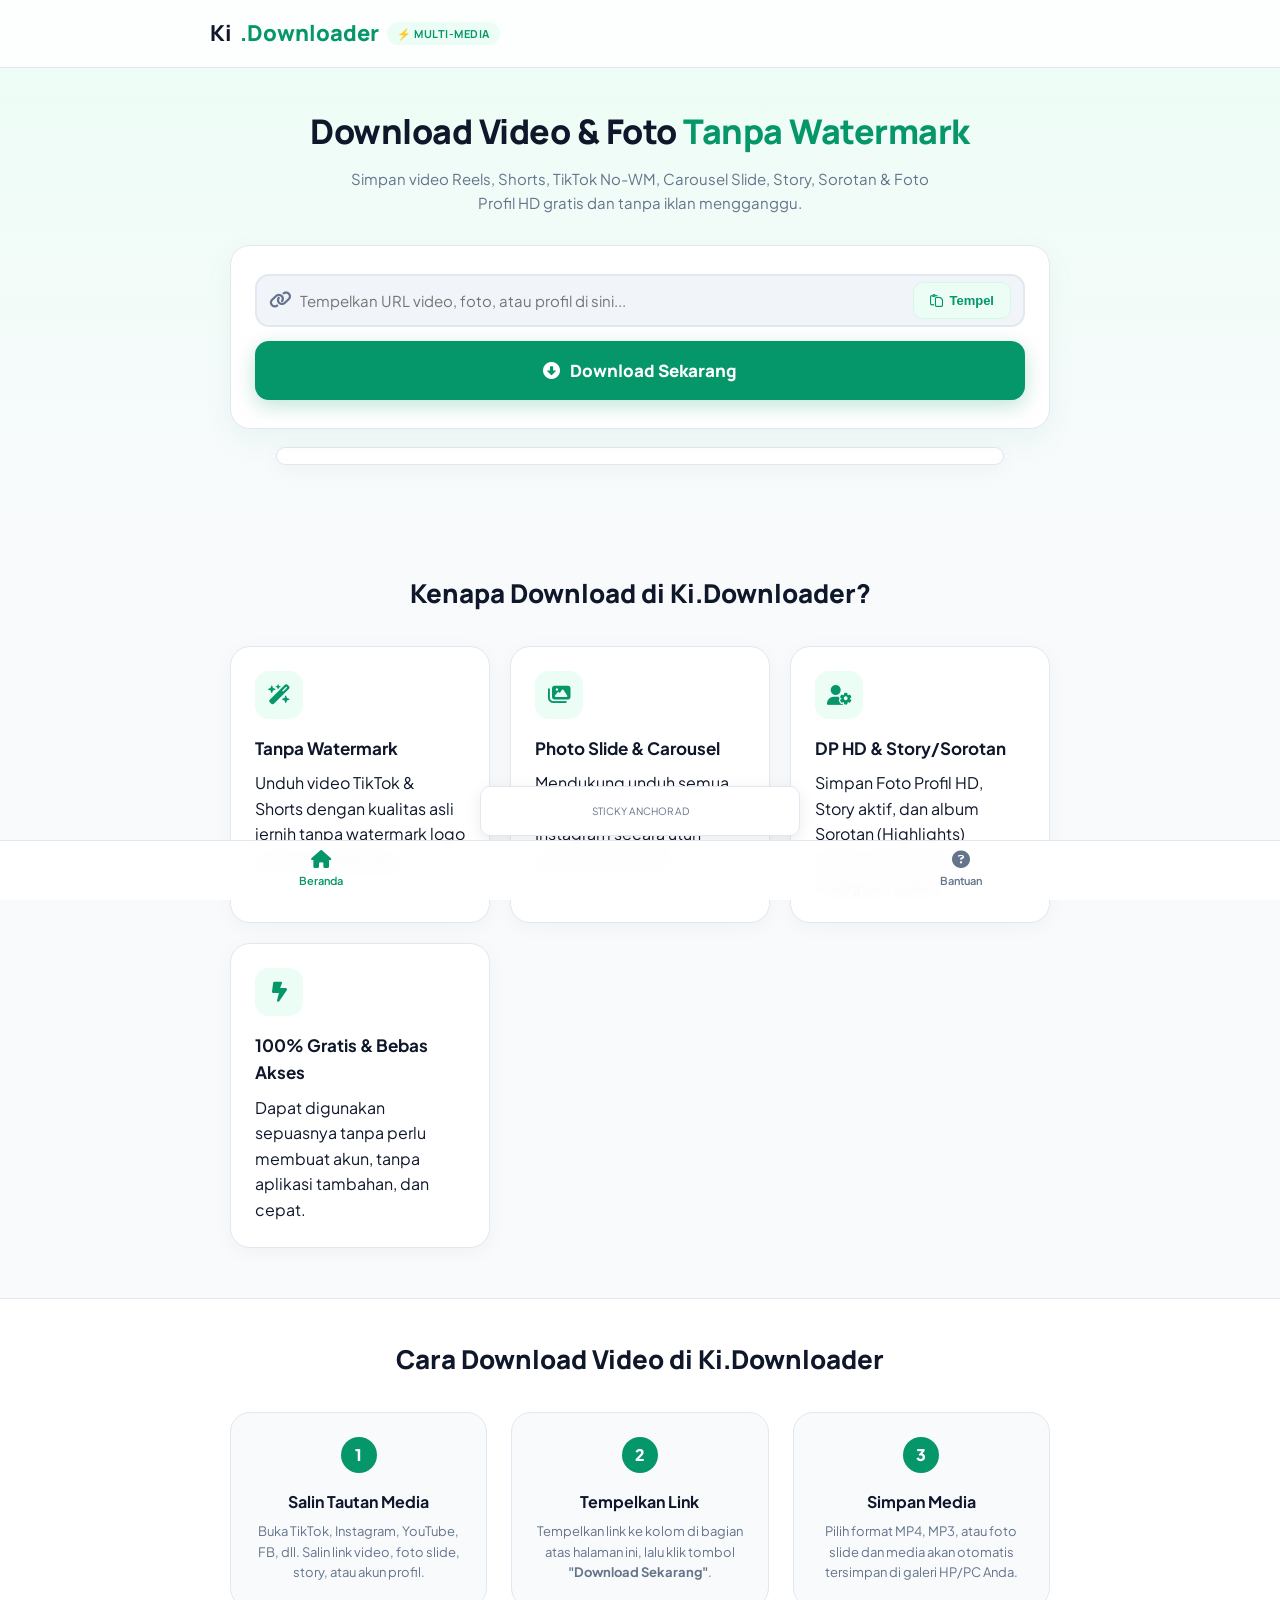
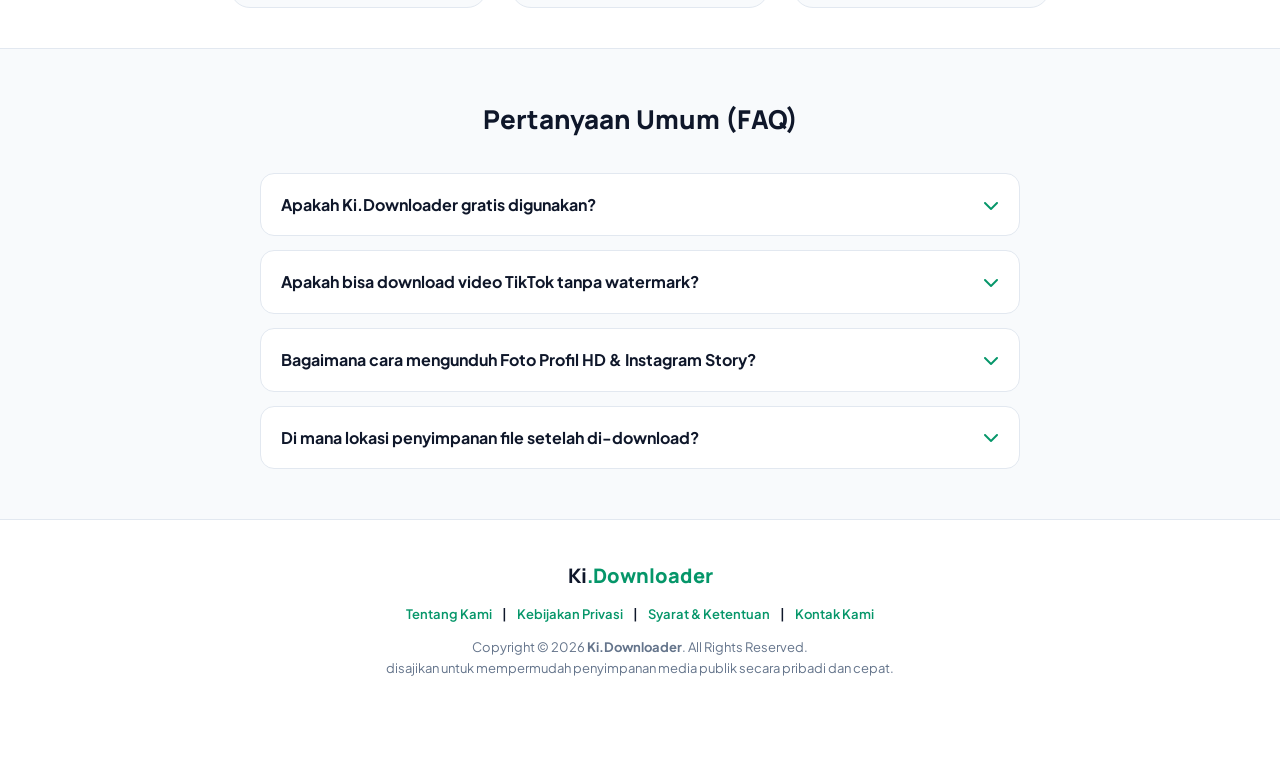
<file: static/index.html>
<!DOCTYPE html>
<html lang="id">
<head>
  <meta charset="UTF-8">
  <meta name="viewport" content="width=device-width, initial-scale=1.0, maximum-scale=1.0, user-scalable=no">
  <title>Ki.Downloader - Download Video TikTok, Instagram Reels, YouTube Tanpa Watermark Full HD</title>
  <meta name="description" content="Download video & foto dari TikTok tanpa watermark, Instagram Reels, Carousel, Stories, Sorotan, Foto Profil HD, dan YouTube MP4/MP3 gratis, cepat, dan tanpa aplikasi.">
  <meta name="keywords" content="video downloader, tiktok downloader tanpa watermark, instagram reels downloader, download story ig, download sorotan ig, youtube mp3 downloader, download foto profil ig hd">
  <meta name="robots" content="index, follow">
  <meta name="google-site-verification" content="ixITgTWiqEsEZJZgey5ZzVXFqL07k9e_q1UV_60XzqE" />
  <script async src="https://pagead2.googlesyndication.com/pagead/js/adsbygoogle.js?client=ca-pub-8407690253451748" crossorigin="anonymous"></script>

  <!-- Google Fonts & Icons -->
  <link rel="preconnect" href="https://fonts.googleapis.com">
  <link rel="preconnect" href="https://fonts.gstatic.com" crossorigin>
  <link href="https://fonts.googleapis.com/css2?family=Plus+Jakarta+Sans:wght@400;500;600;700;800&family=Manrope:wght@600;700;800&display=swap" rel="stylesheet">
  <link rel="stylesheet" href="https://cdnjs.cloudflare.com/ajax/libs/font-awesome/6.5.1/css/all.min.css">
  
  <style>
    :root {
      --primary: #059669;
      --primary-hover: #047857;
      --primary-light: #ecfdf5;
      --accent-mint: #d1fae5;
      --bg-body: #f8fafc;
      --bg-card: #ffffff;
      --text-dark: #0f172a;
      --text-muted: #64748b;
      --border-color: #e2e8f0;
      --shadow-soft: 0 10px 30px rgba(5, 150, 105, 0.06);
      --shadow-card: 0 4px 20px rgba(0, 0, 0, 0.04);
      --radius-lg: 20px;
      --radius-md: 14px;
    }

    * { margin: 0; padding: 0; box-sizing: border-box; }
    body {
      font-family: 'Plus Jakarta Sans', sans-serif;
      background-color: var(--bg-body);
      color: var(--text-dark);
      line-height: 1.6;
      overflow-x: hidden;
    }

    /* Fixed Header */
    .header-nav {
      position: fixed;
      top: 0;
      left: 0;
      right: 0;
      height: 68px;
      background: rgba(255, 255, 255, 0.88);
      backdrop-filter: blur(12px);
      -webkit-backdrop-filter: blur(12px);
      border-bottom: 1px solid var(--border-color);
      z-index: 1000;
      display: flex;
      align-items: center;
    }
    .header-container {
      max-width: 900px;
      margin: 0 auto;
      width: 100%;
      padding: 0 20px;
      display: flex;
      justify-content: space-between;
      align-items: center;
    }
    .brand-logo {
      font-family: 'Manrope', sans-serif;
      font-weight: 800;
      font-size: 22px;
      color: var(--text-dark);
      text-decoration: none;
      display: flex;
      align-items: center;
      gap: 8px;
    }
    .brand-logo span { color: var(--primary); }
    .brand-badge {
      background: var(--primary-light);
      color: var(--primary);
      font-size: 11px;
      font-weight: 700;
      padding: 3px 10px;
      border-radius: 20px;
      text-transform: uppercase;
      letter-spacing: 0.5px;
    }

    /* Hero Section (Inspired by KOLID but with Emerald Styling) */
    .hero-section {
      padding-top: 110px;
      padding-bottom: 40px;
      background: linear-gradient(180deg, #ecfdf5 0%, #f8fafc 100%);
      position: relative;
    }
    .main-container {
      max-width: 860px;
      margin: 0 auto;
      padding: 0 20px;
    }
    .hero-content {
      text-align: center;
      margin-bottom: 30px;
    }
    .hero-title {
      font-family: 'Manrope', sans-serif;
      font-size: 34px;
      font-weight: 800;
      letter-spacing: -0.5px;
      line-height: 1.25;
      color: var(--text-dark);
      margin-bottom: 14px;
    }
    .hero-title span { color: var(--primary); }
    .hero-subtitle {
      font-size: 15px;
      color: var(--text-muted);
      max-width: 580px;
      margin: 0 auto 24px;
    }

    /* Downloader Card Box */
    .downloader-card {
      background: var(--bg-card);
      border: 1px solid var(--border-color);
      border-radius: var(--radius-lg);
      padding: 28px 24px;
      box-shadow: var(--shadow-soft);
      position: relative;
    }
    .input-wrapper {
      display: flex;
      align-items: center;
      background: #f1f5f9;
      border: 2px solid var(--border-color);
      border-radius: var(--radius-md);
      padding: 6px 12px;
      transition: all 0.25s ease;
      min-width: 0;
    }
    .input-wrapper:focus-within {
      border-color: var(--primary);
      background: #ffffff;
      box-shadow: 0 0 0 4px rgba(5, 150, 105, 0.12);
    }
    .input-icon {
      color: var(--text-muted);
      font-size: 18px;
      margin-right: 8px;
      flex-shrink: 0;
    }
    .url-input {
      flex: 1;
      min-width: 0;
      border: none;
      outline: none;
      background: transparent;
      font-size: 15px;
      color: var(--text-dark);
      font-family: inherit;
    }
    .btn-action-icon {
      background: transparent;
      border: none;
      color: var(--text-muted);
      font-size: 16px;
      cursor: pointer;
      padding: 8px;
      display: none;
      align-items: center;
      justify-content: center;
      transition: color 0.2s;
    }
    .btn-action-icon:hover { color: #ef4444; }
    
    .btn-paste {
      background: var(--primary-light);
      color: var(--primary);
      border: 1px solid var(--accent-mint);
      padding: 10px 16px;
      border-radius: 10px;
      font-weight: 700;
      font-size: 13px;
      cursor: pointer;
      display: flex;
      align-items: center;
      gap: 6px;
      flex-shrink: 0;
      transition: all 0.2s ease;
    }
    .btn-paste:hover {
      background: var(--primary);
      color: #ffffff;
    }

    .btn-download-main {
      width: 100%;
      margin-top: 14px;
      padding: 18px;
      background: var(--primary);
      color: #ffffff;
      border: none;
      border-radius: var(--radius-md);
      font-family: 'Manrope', sans-serif;
      font-weight: 800;
      font-size: 17px;
      cursor: pointer;
      display: flex;
      align-items: center;
      justify-content: center;
      gap: 10px;
      box-shadow: 0 6px 20px rgba(5, 150, 105, 0.25);
      transition: all 0.2s ease;
    }
    .btn-download-main:hover {
      background: var(--primary-hover);
      transform: translateY(-1px);
      box-shadow: 0 8px 25px rgba(5, 150, 105, 0.3);
    }
    .btn-download-main:disabled {
      opacity: 0.75;
      cursor: not-allowed;
    }

    /* Ad Slots */
    .ad-container {
      width: 100%;
      max-width: 728px;
      margin: 18px auto;
      background: #ffffff;
      border: 1px solid var(--border-color);
      border-radius: 14px;
      overflow: hidden;
      display: flex;
      align-items: center;
      justify-content: center;
      padding: 8px;
      box-shadow: var(--shadow-card);
    }
    .ad-container img, .ad-container iframe {
      max-width: 100% !important;
      max-height: 120px !important;
      object-fit: contain !important;
    }

    /* Results Section */
    .results-card-box {
      background: var(--bg-card);
      border: 1px solid var(--border-color);
      border-radius: var(--radius-lg);
      padding: 24px;
      box-shadow: var(--shadow-card);
      margin-top: 24px;
      display: none;
    }
    .results-header {
      font-size: 19px;
      font-weight: 800;
      margin-bottom: 18px;
      display: flex;
      align-items: center;
      gap: 10px;
    }
    .media-grid {
      display: grid;
      grid-template-columns: repeat(auto-fill, minmax(240px, 1fr));
      gap: 16px;
    }
    .media-item {
      background: var(--bg-body);
      border: 1px solid var(--border-color);
      border-radius: var(--radius-md);
      padding: 14px;
      display: flex;
      flex-direction: column;
      justify-content: space-between;
    }
    .media-preview-box {
      width: 100%;
      min-height: 220px;
      max-height: 480px;
      border-radius: 12px;
      overflow: hidden;
      background: #0f172a;
      margin-bottom: 14px;
      display: flex;
      align-items: center;
      justify-content: center;
    }
    .media-preview-box img, .media-preview-box video {
      width: 100%;
      max-height: 480px;
      object-fit: contain;
    }
    .btn-dl-file {
      background: var(--primary);
      color: #ffffff;
      text-decoration: none;
      text-align: center;
      padding: 12px;
      border-radius: 10px;
      font-weight: 700;
      font-size: 14px;
      display: flex;
      align-items: center;
      justify-content: center;
      gap: 8px;
      transition: background 0.2s;
    }
    .btn-dl-file:hover { background: var(--primary-hover); }

    /* Features Section (Why Choose Us) */
    .feature-section {
      padding: 50px 0;
    }
    .section-headline {
      text-align: center;
      font-family: 'Manrope', sans-serif;
      font-size: 26px;
      font-weight: 800;
      margin-bottom: 32px;
    }
    .features-grid {
      display: grid;
      grid-template-columns: repeat(auto-fit, minmax(240px, 1fr));
      gap: 20px;
    }
    .feature-card-box {
      background: var(--bg-card);
      border: 1px solid var(--border-color);
      border-radius: var(--radius-lg);
      padding: 24px;
      box-shadow: var(--shadow-card);
      transition: transform 0.2s ease;
    }
    .feature-card-box:hover { transform: translateY(-3px); }
    .feature-icon-circle {
      width: 48px;
      height: 48px;
      border-radius: 14px;
      background: var(--primary-light);
      color: var(--primary);
      display: flex;
      align-items: center;
      justify-content: center;
      font-size: 20px;
      margin-bottom: 16px;
    }
    .feature-card-title {
      font-size: 17px;
      font-weight: 700;
      margin-bottom: 8px;
    }
    .feature-card-desc {
      font-size: 14px;
      color: var(--text-muted);
    }

    /* Tutorial Section */
    .tutorial-section {
      padding: 40px 0;
      background: #ffffff;
      border-top: 1px solid var(--border-color);
      border-bottom: 1px solid var(--border-color);
    }
    .steps-wrapper {
      display: grid;
      grid-template-columns: repeat(auto-fit, minmax(230px, 1fr));
      gap: 24px;
    }
    .step-box {
      background: var(--bg-body);
      border: 1px solid var(--border-color);
      border-radius: var(--radius-lg);
      padding: 24px;
      text-align: center;
      position: relative;
    }
    .step-num {
      width: 36px;
      height: 36px;
      border-radius: 50%;
      background: var(--primary);
      color: #ffffff;
      font-weight: 800;
      font-size: 16px;
      display: flex;
      align-items: center;
      justify-content: center;
      margin: 0 auto 16px;
    }

    /* FAQ Section */
    .faq-section {
      padding: 50px 0;
    }
    .faq-list {
      display: flex;
      flex-direction: column;
      gap: 14px;
      max-width: 760px;
      margin: 0 auto;
    }
    .faq-item {
      background: var(--bg-card);
      border: 1px solid var(--border-color);
      border-radius: 14px;
      overflow: hidden;
    }
    .faq-question {
      padding: 18px 20px;
      font-weight: 700;
      font-size: 16px;
      cursor: pointer;
      display: flex;
      justify-content: space-between;
      align-items: center;
      user-select: none;
    }
    .faq-question i {
      color: var(--primary);
      transition: transform 0.3s ease;
    }
    .faq-answer {
      padding: 0 20px 18px;
      font-size: 14px;
      color: var(--text-muted);
      display: none;
      line-height: 1.6;
    }
    .faq-item.active .faq-question i {
      transform: rotate(180deg);
    }
    .faq-item.active .faq-answer {
      display: block;
    }

    /* Bottom Mobile Bar */
    .mobile-bottom-bar {
      position: fixed;
      bottom: 0;
      left: 0;
      right: 0;
      height: 60px;
      background: rgba(255, 255, 255, 0.94);
      backdrop-filter: blur(10px);
      border-top: 1px solid var(--border-color);
      display: flex;
      justify-content: space-around;
      align-items: center;
      z-index: 1000;
    }
    .mobile-nav-link {
      display: flex;
      flex-direction: column;
      align-items: center;
      color: var(--text-muted);
      text-decoration: none;
      font-size: 11px;
      font-weight: 600;
      gap: 3px;
    }
    .mobile-nav-link.active, .mobile-nav-link:hover {
      color: var(--primary);
    }

    /* Sticky Bottom Anchor Ad (Mobile) */
    .sticky-anchor-ad {
      position: fixed;
      bottom: 60px;
      left: 0;
      right: 0;
      z-index: 999;
      display: flex;
      justify-content: center;
      pointer-events: none;
      padding: 4px;
    }
    .sticky-anchor-box {
      width: 100%;
      max-width: 320px;
      height: 50px;
      background: #ffffff;
      border: 1px solid var(--border-color);
      border-radius: 10px;
      box-shadow: 0 4px 15px rgba(0, 0, 0, 0.08);
      display: flex;
      align-items: center;
      justify-content: center;
      font-size: 10px;
      color: var(--text-muted);
      pointer-events: auto;
      text-transform: uppercase;
    }

    /* Footer */
    footer {
      padding: 40px 20px 80px;
      border-top: 1px solid var(--border-color);
      text-align: center;
      background: var(--bg-card);
    }
    .footer-logo {
      font-family: 'Manrope', sans-serif;
      font-size: 20px;
      font-weight: 800;
      margin-bottom: 8px;
    }
    .footer-logo span { color: var(--primary); }
    .footer-copy {
      font-size: 13px;
      color: var(--text-muted);
    }

    @media (max-width: 640px) {
      .hero-title { font-size: 24px; }
      .hero-subtitle { font-size: 13px; }
      .downloader-card { padding: 20px 16px; }
      .btn-download-main { font-size: 15px; padding: 15px; }
    }
  </style>
</head>
<body>

  <!-- Header Navbar -->
  <header class="header-nav">
    <div class="header-container">
      <a href="/" class="brand-logo">Ki<span>.Downloader</span> <span class="brand-badge">⚡ Multi-Media</span></a>
    </div>
  </header>

  <!-- Hero Section -->
  <section class="hero-section">
    <div class="main-container">

      <!-- Top Header Ad Slot -->
      <div id="ad-header" class="ad-container">
        Iklan Header (728x90 / 320x50)
      </div>

      <div class="hero-content">
        <h1 class="hero-title">Download Video & Foto <span>Tanpa Watermark</span></h1>
        <p class="hero-subtitle">Simpan video Reels, Shorts, TikTok No-WM, Carousel Slide, Story, Sorotan & Foto Profil HD gratis dan tanpa iklan mengganggu.</p>
      </div>

      <!-- Downloader Form Card -->
      <div class="downloader-card">
        <div class="input-wrapper">
          <i class="fa-solid fa-link input-icon"></i>
          <input type="url" id="urlInput" class="url-input" placeholder="Tempelkan URL video, foto, atau profil di sini..." autocomplete="off" oninput="toggleClearButton()">
          
          <button id="btnClear" class="btn-action-icon" onclick="clearInput()" title="Hapus URL">
            <i class="fa-solid fa-circle-xmark"></i>
          </button>
          
          <button type="button" class="btn-paste" onclick="pasteClipboard()">
            <i class="fa-regular fa-paste"></i>
            <span>Tempel</span>
          </button>
        </div>

        <button type="button" id="btnCheck" class="btn-download-main" onclick="processDownload()">
          <i class="fa-solid fa-circle-down"></i>
          <span>Download Sekarang</span>
        </button>
      </div>

      <!-- Mid Form Ad Slot -->
      <div id="ad-mid" class="ad-container">
        Iklan Mid Form
      </div>

      <!-- Results Card Section -->
      <div id="resultsCard" class="results-card-box">
        <div class="results-header">
          <i class="fa-solid fa-folder-open" style="color: var(--primary);"></i>
          <span id="mediaTitle">Hasil Download</span>
        </div>
        <div id="mediaGrid" class="media-grid"></div>

        <!-- Native Ad inside results -->
        <div id="ad-native" class="ad-container" style="margin-top: 20px;">
          Iklan Native Result Item
        </div>
      </div>

    </div>
  </section>

  <!-- Features Section (Kenapa Download di Ki.Downloader) -->
  <section class="feature-section">
    <div class="main-container">
      <h2 class="section-headline">Kenapa Download di Ki.Downloader?</h2>
      <div class="features-grid">
        <div class="feature-card-box">
          <div class="feature-icon-circle"><i class="fa-solid fa-wand-magic-sparkles"></i></div>
          <h3 class="feature-card-title">Tanpa Watermark</h3>
          <p class="feature-desc">Unduh video TikTok & Shorts dengan kualitas asli jernih tanpa watermark logo yang mengganggu.</p>
        </div>
        <div class="feature-card-box">
          <div class="feature-icon-circle"><i class="fa-solid fa-images"></i></div>
          <h3 class="feature-card-title">Photo Slide & Carousel</h3>
          <p class="feature-desc">Mendukung unduh semua slide foto TikTok & Carousel Instagram secara utuh dalam kualitas HD.</p>
        </div>
        <div class="feature-card-box">
          <div class="feature-icon-circle"><i class="fa-solid fa-user-gear"></i></div>
          <h3 class="feature-card-title">DP HD & Story/Sorotan</h3>
          <p class="feature-desc">Simpan Foto Profil HD, Story aktif, dan album Sorotan (Highlights) langsung dari akun Instagram publik.</p>
        </div>
        <div class="feature-card-box">
          <div class="feature-icon-circle"><i class="fa-solid fa-bolt-lightning"></i></div>
          <h3 class="feature-card-title">100% Gratis & Bebas Akses</h3>
          <p class="feature-desc">Dapat digunakan sepuasnya tanpa perlu membuat akun, tanpa aplikasi tambahan, dan cepat.</p>
        </div>
      </div>
    </div>
  </section>

  <!-- Tutorial Section (Cara Menggunakan) -->
  <section id="cara-pakai" class="tutorial-section">
    <div class="main-container">
      <h2 class="section-headline">Cara Download Video di Ki.Downloader</h2>
      <div class="steps-wrapper">
        <div class="step-box">
          <div class="step-num">1</div>
          <h3 style="font-size:16px; font-weight:700; margin-bottom:6px;">Salin Tautan Media</h3>
          <p style="font-size:13px; color:var(--text-muted);">Buka TikTok, Instagram, YouTube, FB, dll. Salin link video, foto slide, story, atau akun profil.</p>
        </div>
        <div class="step-box">
          <div class="step-num">2</div>
          <h3 style="font-size:16px; font-weight:700; margin-bottom:6px;">Tempelkan Link</h3>
          <p style="font-size:13px; color:var(--text-muted);">Tempelkan link ke kolom di bagian atas halaman ini, lalu klik tombol <strong>"Download Sekarang"</strong>.</p>
        </div>
        <div class="step-box">
          <div class="step-num">3</div>
          <h3 style="font-size:16px; font-weight:700; margin-bottom:6px;">Simpan Media</h3>
          <p style="font-size:13px; color:var(--text-muted);">Pilih format MP4, MP3, atau foto slide dan media akan otomatis tersimpan di galeri HP/PC Anda.</p>
        </div>
      </div>
    </div>
  </section>

  <!-- FAQ Section -->
  <section class="faq-section">
    <div class="main-container">
      <h2 class="section-headline">Pertanyaan Umum (FAQ)</h2>
      <div class="faq-list">
        <div class="faq-item">
          <div class="faq-question" onclick="toggleFaq(this)">
            <span>Apakah Ki.Downloader gratis digunakan?</span>
            <i class="fa-solid fa-chevron-down"></i>
          </div>
          <div class="faq-answer">
            Ya! Ki.Downloader 100% gratis digunakan kapan saja tanpa perlu mendaftar akun atau memasukkan informasi pribadi.
          </div>
        </div>
        <div class="faq-item">
          <div class="faq-question" onclick="toggleFaq(this)">
            <span>Apakah bisa download video TikTok tanpa watermark?</span>
            <i class="fa-solid fa-chevron-down"></i>
          </div>
          <div class="faq-answer">
            Bisa! Semua video TikTok yang diunduh melalui Ki.Downloader secara otomatis dibersihkan dari logo watermark.
          </div>
        </div>
        <div class="faq-item">
          <div class="faq-question" onclick="toggleFaq(this)">
            <span>Bagaimana cara mengunduh Foto Profil HD & Instagram Story?</span>
            <i class="fa-solid fa-chevron-down"></i>
          </div>
          <div class="faq-answer">
            Cukup salin link profil Instagram publik (contoh: <code>instagram.com/username</code>) lalu tempelkan ke kolom pencarian di atas.
          </div>
        </div>
        <div class="faq-item">
          <div class="faq-question" onclick="toggleFaq(this)">
            <span>Di mana lokasi penyimpanan file setelah di-download?</span>
            <i class="fa-solid fa-chevron-down"></i>
          </div>
          <div class="faq-answer">
            File yang Anda unduh akan tersimpan di folder <strong>Downloads</strong> bawaan di HP Android, iPhone (Files App), atau komputer PC/Mac Anda.
          </div>
        </div>
      </div>
    </div>
  </section>

  <!-- Footer -->
  <footer>
    <div class="footer-logo">Ki<span>.Downloader</span></div>
    <div style="margin: 12px 0; font-size: 13px; font-weight: 600;">
      <a href="/about" style="color: var(--primary); text-decoration: none; margin: 0 8px;">Tentang Kami</a> |
      <a href="/privacy" style="color: var(--primary); text-decoration: none; margin: 0 8px;">Kebijakan Privasi</a> |
      <a href="/terms" style="color: var(--primary); text-decoration: none; margin: 0 8px;">Syarat & Ketentuan</a> |
      <a href="/contact" style="color: var(--primary); text-decoration: none; margin: 0 8px;">Kontak Kami</a>
    </div>
    <p class="footer-copy">Copyright © 2026 <strong>Ki.Downloader</strong>. All Rights Reserved.<br>disajikan untuk mempermudah penyimpanan media publik secara pribadi dan cepat.</p>
  </footer>

  <!-- Sticky Bottom Anchor Ad (Mobile) -->
  <div class="sticky-anchor-ad">
    <div class="sticky-anchor-box">
      Sticky Anchor Ad
    </div>
  </div>

  <!-- Bottom Mobile Navigation Bar -->
  <nav class="mobile-bottom-bar">
    <a href="#" class="mobile-nav-link active">
      <i class="fa-solid fa-house" style="font-size:18px;"></i>
      <span>Beranda</span>
    </a>
    <a href="#cara-pakai" class="mobile-nav-link">
      <i class="fa-solid fa-circle-question" style="font-size:18px;"></i>
      <span>Bantuan</span>
    </a>
  </nav>

  <!-- Inline JS Helpers for FAQ & Input -->
  <script>
    function toggleFaq(element) {
      const item = element.parentElement;
      item.classList.toggle('active');
    }
  </script>

  <!-- Script Imports -->
  <script src="/static/js/ads-config.js"></script>
  <script src="/static/js/main.js"></script>
  <!-- Adsterra Social Bar Ad -->
  <script src="https://pl31064695.profitableratecpmnetwork.com/68/6b/5f/686b5f1cd97fc53a380b66b0968a63b9.js"></script>
</body>
</html>
</file>
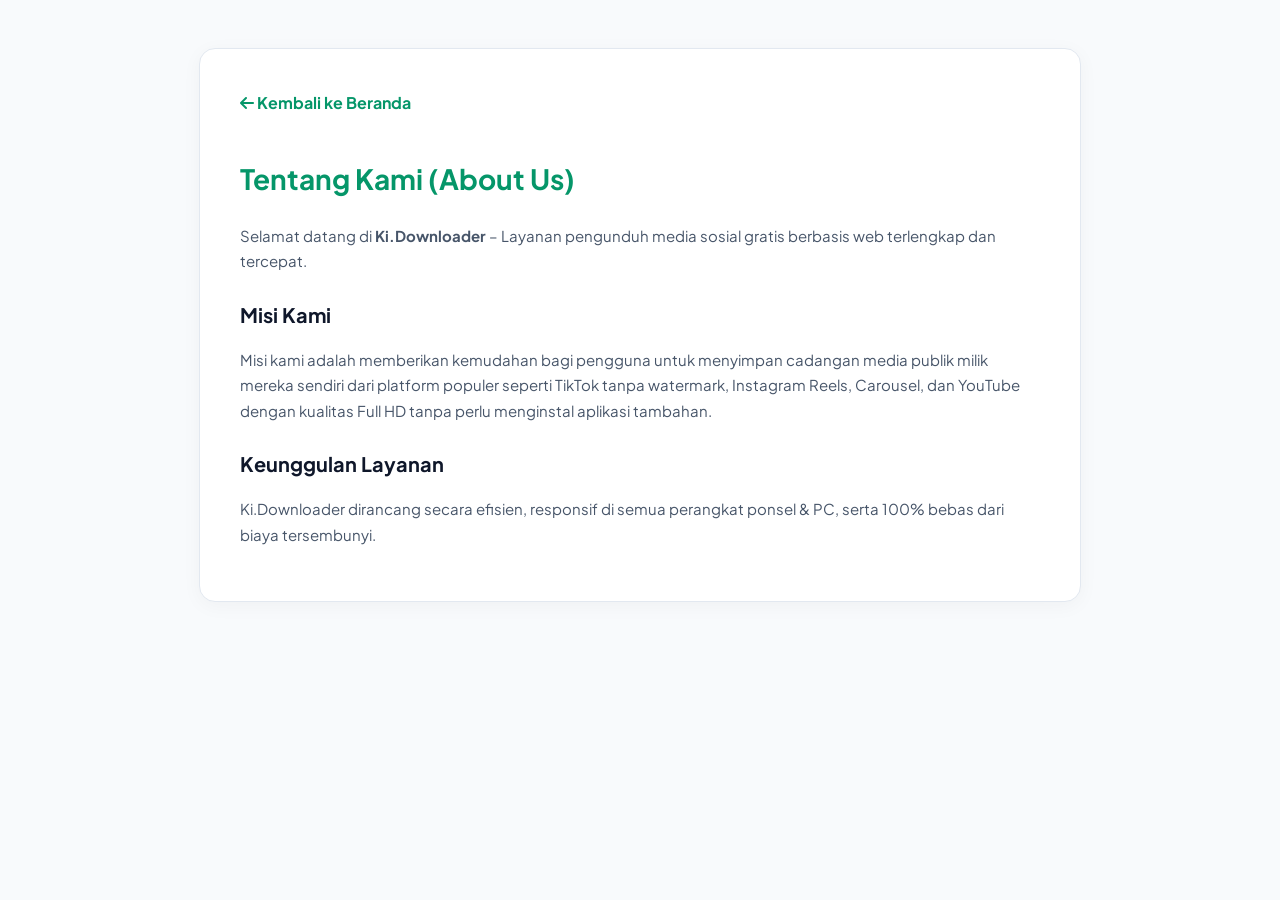
<file: static/about.html>
<!DOCTYPE html>
<html lang="id">
<head>
  <meta charset="UTF-8">
  <meta name="viewport" content="width=device-width, initial-scale=1.0">
  <title>Tentang Kami (About Us) - Ki.Downloader</title>
  <link rel="stylesheet" href="https://cdnjs.cloudflare.com/ajax/libs/font-awesome/6.5.1/css/all.min.css">
  <link href="https://fonts.googleapis.com/css2?family=Plus+Jakarta+Sans:wght@400;600;700;800&display=swap" rel="stylesheet">
  <style>
    body { font-family: 'Plus Jakarta Sans', sans-serif; background: #f8fafc; color: #0f172a; padding: 40px 20px; line-height: 1.7; }
    .card { max-width: 800px; margin: 0 auto; background: #fff; padding: 40px; border-radius: 16px; border: 1px solid #e2e8f0; box-shadow: 0 4px 20px rgba(0,0,0,0.04); }
    h1 { color: #059669; font-size: 28px; margin-bottom: 20px; }
    h2 { font-size: 20px; margin-top: 24px; margin-bottom: 10px; color: #0f172a; }
    p { color: #475569; font-size: 15px; margin-bottom: 14px; }
    a { color: #059669; text-decoration: none; font-weight: 600; }
    .btn-back { display: inline-block; margin-bottom: 20px; color: #059669; font-weight: 700; text-decoration: none; }
  </style>
</head>
<body>
  <div class="card">
    <a href="/" class="btn-back"><i class="fa-solid fa-arrow-left"></i> Kembali ke Beranda</a>
    <h1>Tentang Kami (About Us)</h1>
    <p>Selamat datang di <strong>Ki.Downloader</strong> – Layanan pengunduh media sosial gratis berbasis web terlengkap dan tercepat.</p>

    <h2>Misi Kami</h2>
    <p>Misi kami adalah memberikan kemudahan bagi pengguna untuk menyimpan cadangan media publik milik mereka sendiri dari platform populer seperti TikTok tanpa watermark, Instagram Reels, Carousel, dan YouTube dengan kualitas Full HD tanpa perlu menginstal aplikasi tambahan.</p>

    <h2>Keunggulan Layanan</h2>
    <p>Ki.Downloader dirancang secara efisien, responsif di semua perangkat ponsel & PC, serta 100% bebas dari biaya tersembunyi.</p>
  </div>
</body>
</html>
</file>
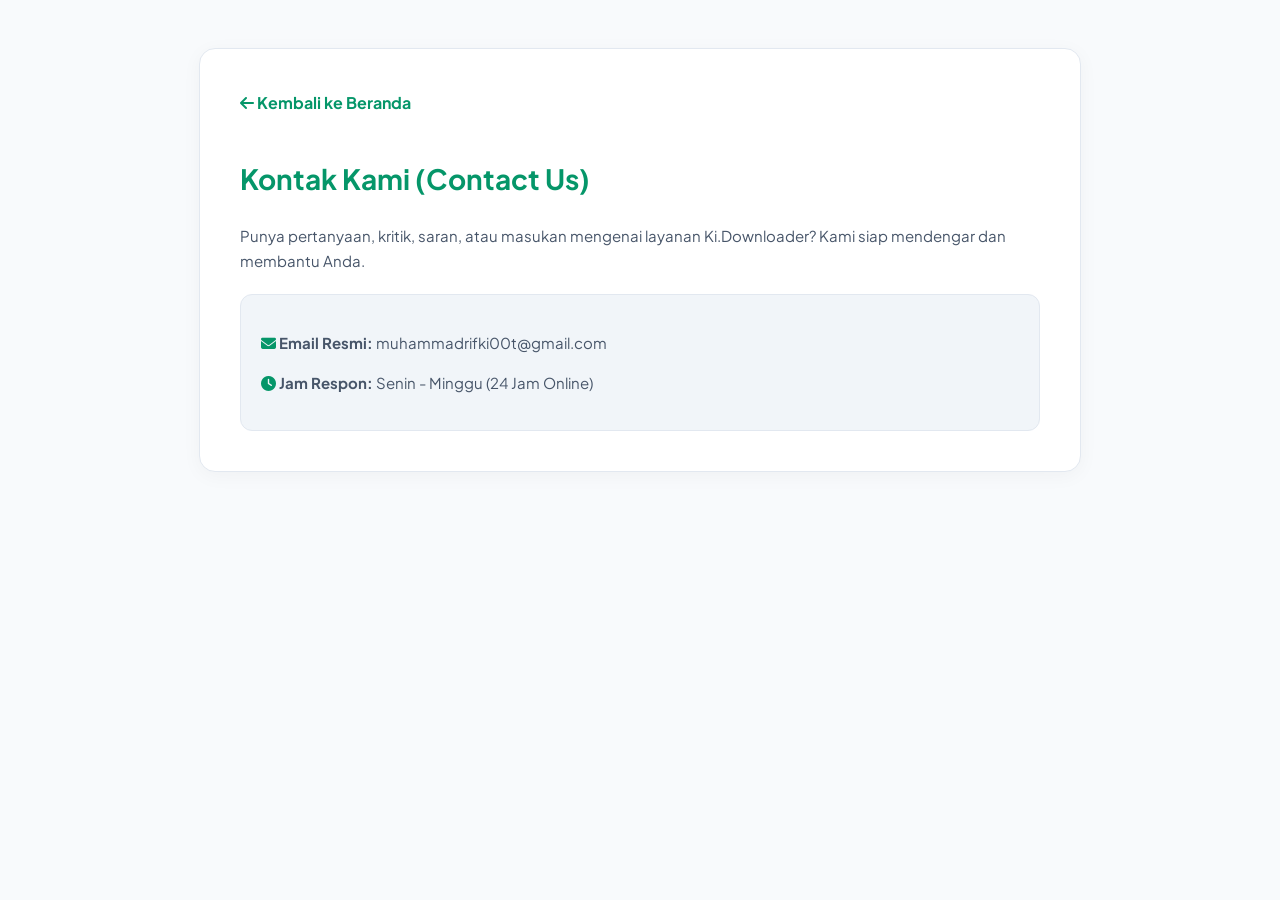
<file: static/contact.html>
<!DOCTYPE html>
<html lang="id">
<head>
  <meta charset="UTF-8">
  <meta name="viewport" content="width=device-width, initial-scale=1.0">
  <title>Kontak Kami (Contact Us) - Ki.Downloader</title>
  <link rel="stylesheet" href="https://cdnjs.cloudflare.com/ajax/libs/font-awesome/6.5.1/css/all.min.css">
  <link href="https://fonts.googleapis.com/css2?family=Plus+Jakarta+Sans:wght@400;600;700;800&display=swap" rel="stylesheet">
  <style>
    body { font-family: 'Plus Jakarta Sans', sans-serif; background: #f8fafc; color: #0f172a; padding: 40px 20px; line-height: 1.7; }
    .card { max-width: 800px; margin: 0 auto; background: #fff; padding: 40px; border-radius: 16px; border: 1px solid #e2e8f0; box-shadow: 0 4px 20px rgba(0,0,0,0.04); }
    h1 { color: #059669; font-size: 28px; margin-bottom: 20px; }
    p { color: #475569; font-size: 15px; margin-bottom: 14px; }
    a { color: #059669; text-decoration: none; font-weight: 600; }
    .btn-back { display: inline-block; margin-bottom: 20px; color: #059669; font-weight: 700; text-decoration: none; }
    .contact-box { background: #f1f5f9; padding: 20px; border-radius: 12px; margin-top: 20px; border: 1px solid #e2e8f0; }
  </style>
</head>
<body>
  <div class="card">
    <a href="/" class="btn-back"><i class="fa-solid fa-arrow-left"></i> Kembali ke Beranda</a>
    <h1>Kontak Kami (Contact Us)</h1>
    <p>Punya pertanyaan, kritik, saran, atau masukan mengenai layanan Ki.Downloader? Kami siap mendengar dan membantu Anda.</p>

    <div class="contact-box">
      <p><strong><i class="fa-solid fa-envelope" style="color:#059669;"></i> Email Resmi:</strong> muhammadrifki00t@gmail.com</p>
      <p><strong><i class="fa-solid fa-clock" style="color:#059669;"></i> Jam Respon:</strong> Senin - Minggu (24 Jam Online)</p>
    </div>
  </div>
</body>
</html>
</file>
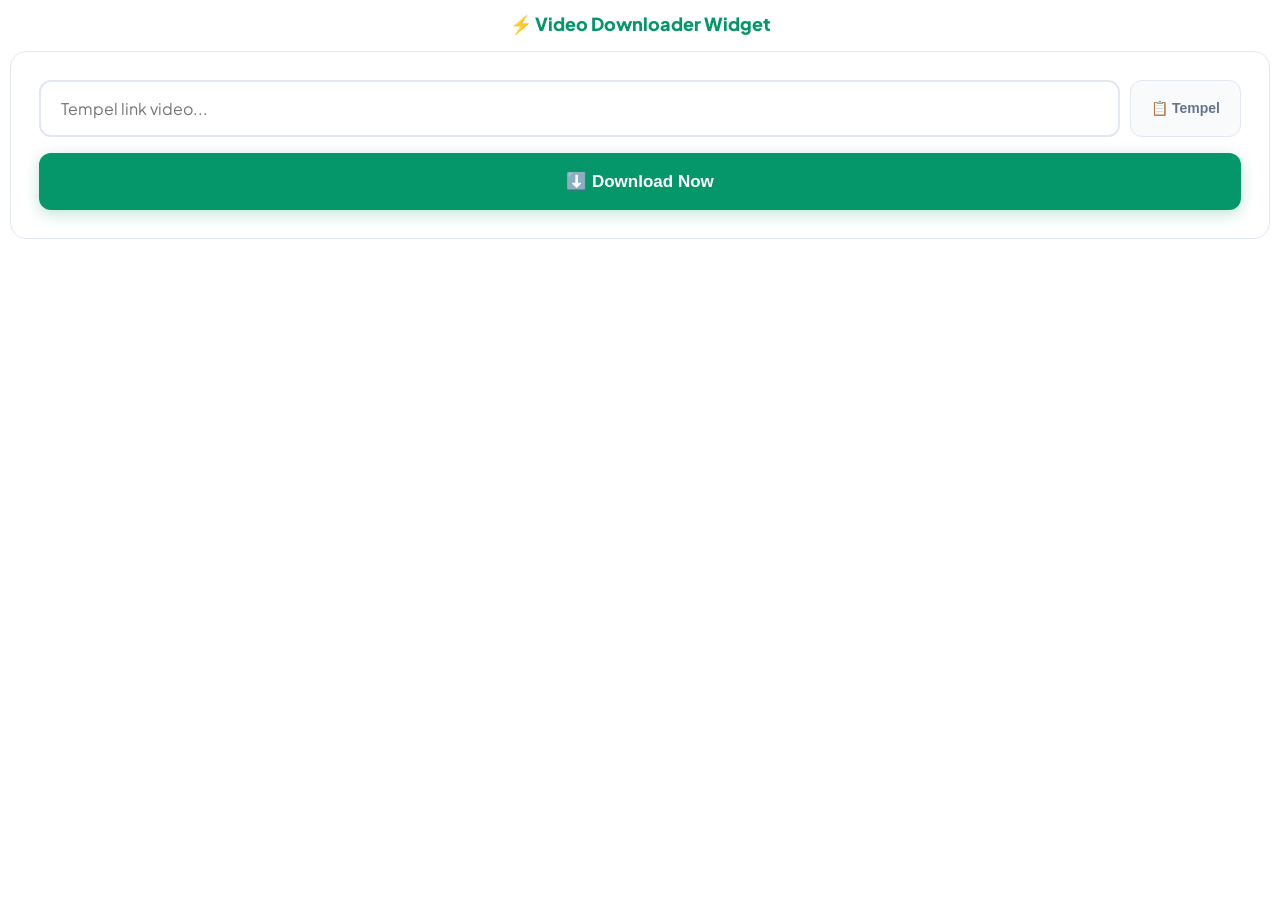
<file: static/embed.html>
<!DOCTYPE html>
<html lang="id">
<head>
  <meta charset="UTF-8">
  <meta name="viewport" content="width=device-width, initial-scale=1.0">
  <title>Ki.Downloader Embed Widget</title>
  <script async src="https://pagead2.googlesyndication.com/pagead/js/adsbygoogle.js?client=ca-pub-8407690253451748" crossorigin="anonymous"></script>
  <link rel="stylesheet" href="/static/css/style.css">
  <style>
    body { background: #ffffff; padding: 10px; }
    .container { max-width: 100%; padding: 0; }
    .header, .hero, .btn-embed-trigger, #ad-header { display: none; }
  </style>
</head>
<body>
  <div class="container">
    <div style="text-align:center; font-weight:800; font-size:18px; margin-bottom:12px; color:#059669;">
      ⚡ Video Downloader Widget
    </div>
    <main class="input-card" style="box-shadow:none; border:1px solid #e2e8f0;">
      <div class="input-group">
        <input type="text" id="urlInput" class="input-url" placeholder="Tempel link video...">
        <button class="btn-paste" onclick="pasteClipboard()">📋 Tempel</button>
      </div>
      <button class="btn-submit" id="btnCheck" onclick="processDownload()">⬇️ Download Now</button>
    </main>

    <section id="resultsCard" class="results-card" style="box-shadow:none;">
      <h3 id="mediaTitle" class="results-header">Hasil Download</h3>
      <div id="mediaGrid" class="media-grid"></div>
    </section>
  </div>

  <script src="/static/js/ads-config.js"></script>
  <script src="/static/js/main.js"></script>
</body>
</html>
</file>
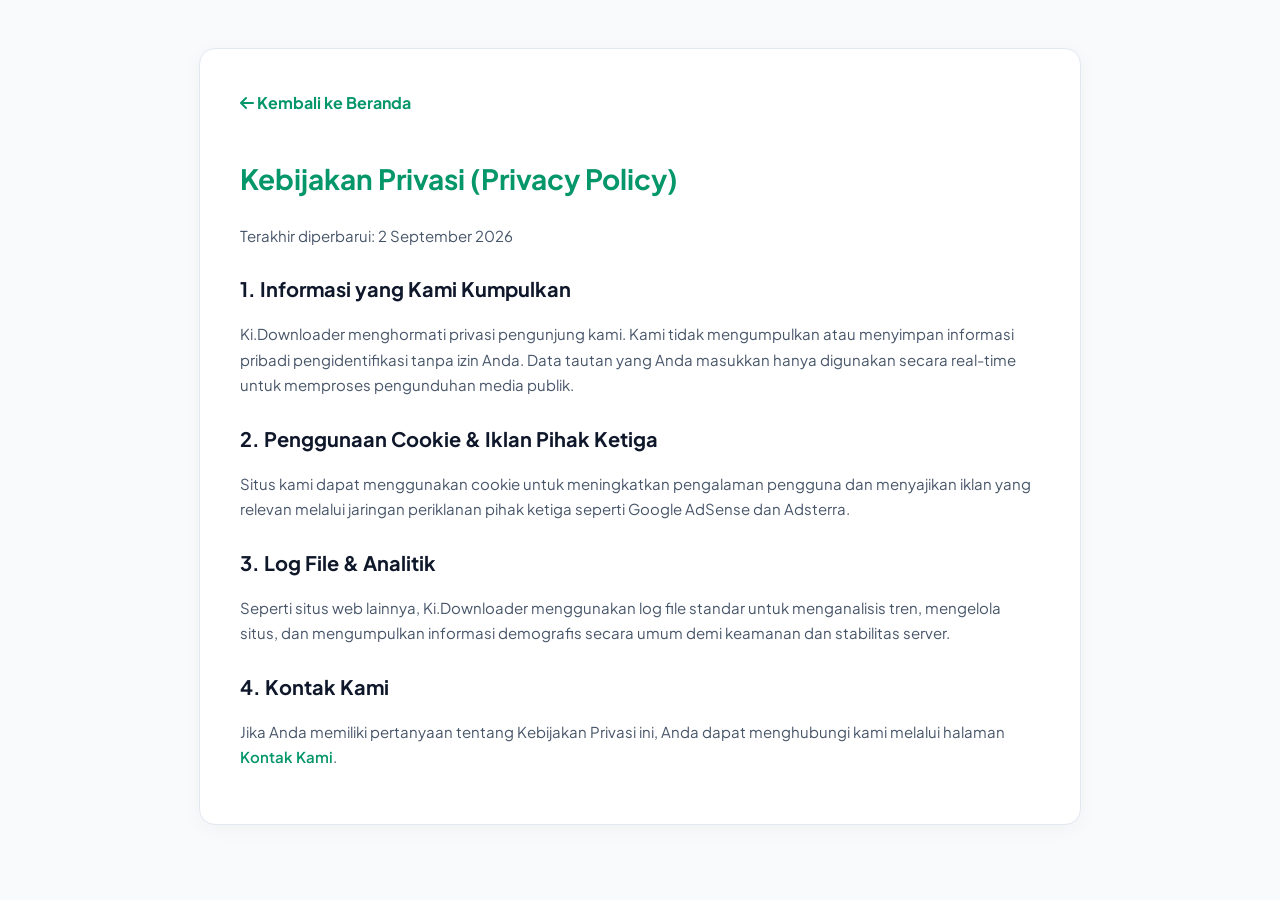
<file: static/privacy.html>
<!DOCTYPE html>
<html lang="id">
<head>
  <meta charset="UTF-8">
  <meta name="viewport" content="width=device-width, initial-scale=1.0">
  <title>Kebijakan Privasi (Privacy Policy) - Ki.Downloader</title>
  <link rel="stylesheet" href="https://cdnjs.cloudflare.com/ajax/libs/font-awesome/6.5.1/css/all.min.css">
  <link href="https://fonts.googleapis.com/css2?family=Plus+Jakarta+Sans:wght@400;600;700;800&display=swap" rel="stylesheet">
  <style>
    body { font-family: 'Plus Jakarta Sans', sans-serif; background: #f8fafc; color: #0f172a; padding: 40px 20px; line-height: 1.7; }
    .card { max-width: 800px; margin: 0 auto; background: #fff; padding: 40px; border-radius: 16px; border: 1px solid #e2e8f0; box-shadow: 0 4px 20px rgba(0,0,0,0.04); }
    h1 { color: #059669; font-size: 28px; margin-bottom: 20px; }
    h2 { font-size: 20px; margin-top: 24px; margin-bottom: 10px; color: #0f172a; }
    p { color: #475569; font-size: 15px; margin-bottom: 14px; }
    a { color: #059669; text-decoration: none; font-weight: 600; }
    .btn-back { display: inline-block; margin-bottom: 20px; color: #059669; font-weight: 700; text-decoration: none; }
  </style>
</head>
<body>
  <div class="card">
    <a href="/" class="btn-back"><i class="fa-solid fa-arrow-left"></i> Kembali ke Beranda</a>
    <h1>Kebijakan Privasi (Privacy Policy)</h1>
    <p>Terakhir diperbarui: 2 September 2026</p>
    
    <h2>1. Informasi yang Kami Kumpulkan</h2>
    <p>Ki.Downloader menghormati privasi pengunjung kami. Kami tidak mengumpulkan atau menyimpan informasi pribadi pengidentifikasi tanpa izin Anda. Data tautan yang Anda masukkan hanya digunakan secara real-time untuk memproses pengunduhan media publik.</p>

    <h2>2. Penggunaan Cookie & Iklan Pihak Ketiga</h2>
    <p>Situs kami dapat menggunakan cookie untuk meningkatkan pengalaman pengguna dan menyajikan iklan yang relevan melalui jaringan periklanan pihak ketiga seperti Google AdSense dan Adsterra.</p>

    <h2>3. Log File & Analitik</h2>
    <p>Seperti situs web lainnya, Ki.Downloader menggunakan log file standar untuk menganalisis tren, mengelola situs, dan mengumpulkan informasi demografis secara umum demi keamanan dan stabilitas server.</p>

    <h2>4. Kontak Kami</h2>
    <p>Jika Anda memiliki pertanyaan tentang Kebijakan Privasi ini, Anda dapat menghubungi kami melalui halaman <a href="/contact">Kontak Kami</a>.</p>
  </div>
</body>
</html>
</file>
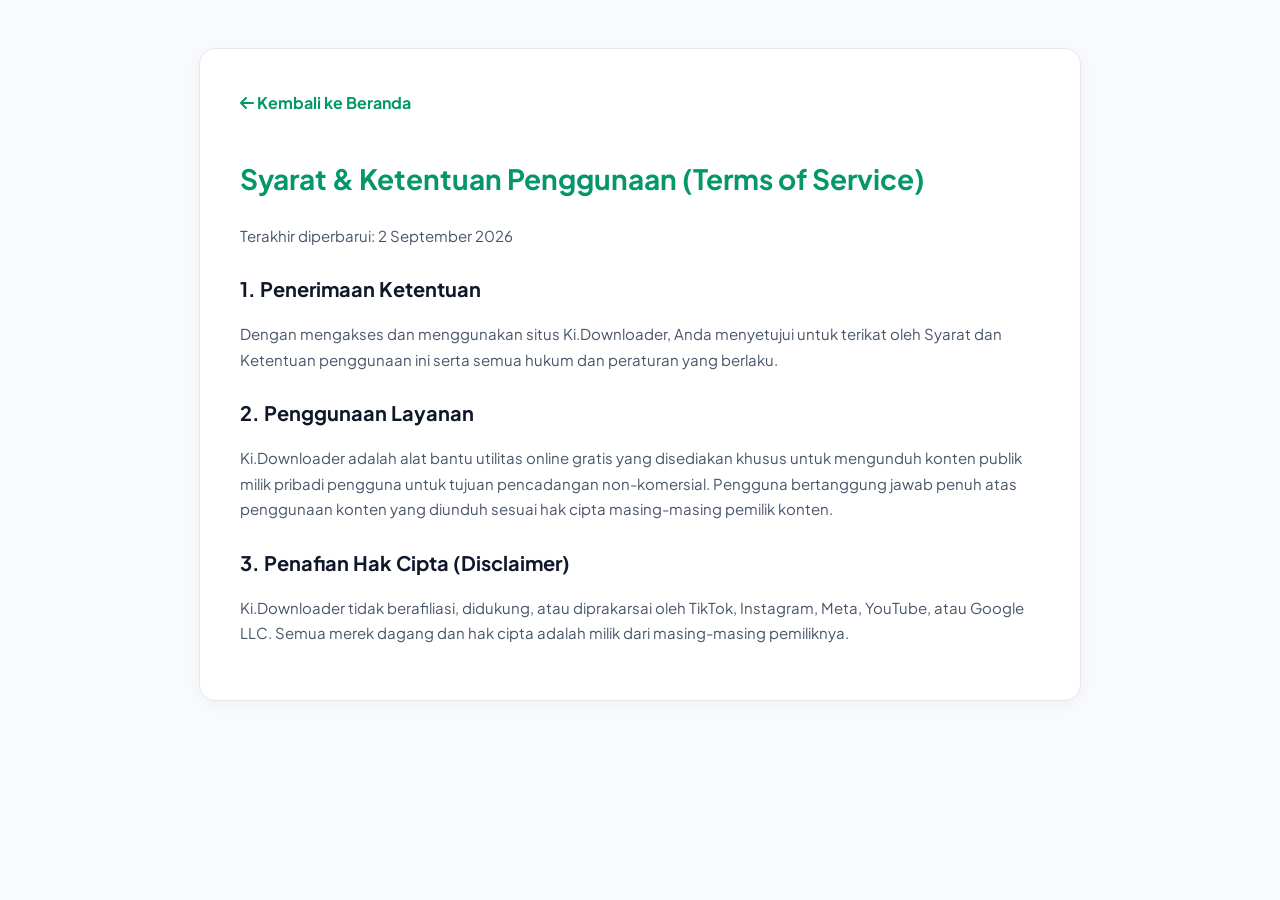
<file: static/terms.html>
<!DOCTYPE html>
<html lang="id">
<head>
  <meta charset="UTF-8">
  <meta name="viewport" content="width=device-width, initial-scale=1.0">
  <title>Syarat & Ketentuan (Terms of Service) - Ki.Downloader</title>
  <link rel="stylesheet" href="https://cdnjs.cloudflare.com/ajax/libs/font-awesome/6.5.1/css/all.min.css">
  <link href="https://fonts.googleapis.com/css2?family=Plus+Jakarta+Sans:wght@400;600;700;800&display=swap" rel="stylesheet">
  <style>
    body { font-family: 'Plus Jakarta Sans', sans-serif; background: #f8fafc; color: #0f172a; padding: 40px 20px; line-height: 1.7; }
    .card { max-width: 800px; margin: 0 auto; background: #fff; padding: 40px; border-radius: 16px; border: 1px solid #e2e8f0; box-shadow: 0 4px 20px rgba(0,0,0,0.04); }
    h1 { color: #059669; font-size: 28px; margin-bottom: 20px; }
    h2 { font-size: 20px; margin-top: 24px; margin-bottom: 10px; color: #0f172a; }
    p { color: #475569; font-size: 15px; margin-bottom: 14px; }
    a { color: #059669; text-decoration: none; font-weight: 600; }
    .btn-back { display: inline-block; margin-bottom: 20px; color: #059669; font-weight: 700; text-decoration: none; }
  </style>
</head>
<body>
  <div class="card">
    <a href="/" class="btn-back"><i class="fa-solid fa-arrow-left"></i> Kembali ke Beranda</a>
    <h1>Syarat & Ketentuan Penggunaan (Terms of Service)</h1>
    <p>Terakhir diperbarui: 2 September 2026</p>
    
    <h2>1. Penerimaan Ketentuan</h2>
    <p>Dengan mengakses dan menggunakan situs Ki.Downloader, Anda menyetujui untuk terikat oleh Syarat dan Ketentuan penggunaan ini serta semua hukum dan peraturan yang berlaku.</p>

    <h2>2. Penggunaan Layanan</h2>
    <p>Ki.Downloader adalah alat bantu utilitas online gratis yang disediakan khusus untuk mengunduh konten publik milik pribadi pengguna untuk tujuan pencadangan non-komersial. Pengguna bertanggung jawab penuh atas penggunaan konten yang diunduh sesuai hak cipta masing-masing pemilik konten.</p>

    <h2>3. Penafian Hak Cipta (Disclaimer)</h2>
    <p>Ki.Downloader tidak berafiliasi, didukung, atau diprakarsai oleh TikTok, Instagram, Meta, YouTube, atau Google LLC. Semua merek dagang dan hak cipta adalah milik dari masing-masing pemiliknya.</p>
  </div>
</body>
</html>
</file>
<file: static/css/style.css>
@import url('https://fonts.googleapis.com/css2?family=Plus+Jakarta+Sans:wght@400;500;600;700;800&display=swap');

:root {
  --bg-main: #f8fafc;
  --bg-card: #ffffff;
  --text-main: #0f172a;
  --text-muted: #64748b;
  --primary-emerald: #059669;
  --primary-hover: #047857;
  --primary-light: #ecfdf5;
  --border-color: #e2e8f0;
  --shadow-sm: 0 2px 10px rgba(0, 0, 0, 0.03);
  --shadow-md: 0 8px 30px rgba(0, 0, 0, 0.06);
  --radius-lg: 16px;
  --radius-full: 9999px;
}

* {
  margin: 0;
  padding: 0;
  box-sizing: border-box;
}

html {
  scroll-behavior: smooth;
}

body {
  font-family: 'Plus Jakarta Sans', sans-serif;
  background-color: var(--bg-main);
  color: var(--text-main);
  line-height: 1.6;
  padding-bottom: 40px;
}

.container {
  max-width: 860px;
  margin: 0 auto;
  padding: 20px;
}

/* Header Navbar */
.header {
  display: flex;
  justify-content: space-between;
  align-items: center;
  padding: 16px 0;
  margin-bottom: 24px;
}

.logo {
  font-size: 24px;
  font-weight: 800;
  color: var(--text-main);
  display: flex;
  align-items: center;
  gap: 6px;
}

.logo span {
  color: var(--primary-emerald);
}

.btn-embed-trigger {
  background-color: var(--primary-light);
  color: var(--primary-emerald);
  border: 1px solid var(--border-color);
  padding: 10px 20px;
  border-radius: var(--radius-full);
  font-weight: 700;
  font-size: 13px;
  cursor: pointer;
  transition: all 0.2s ease;
}

.btn-embed-trigger:hover {
  background-color: var(--primary-emerald);
  color: #ffffff;
  box-shadow: 0 4px 15px rgba(5, 150, 105, 0.2);
}

/* Hero Section */
.hero {
  text-align: center;
  margin-bottom: 32px;
}

.hero-title {
  font-size: 38px;
  font-weight: 800;
  letter-spacing: -0.5px;
  margin-bottom: 10px;
  color: var(--text-main);
}

.hero-title span {
  color: var(--primary-emerald);
}

.hero-subtitle {
  color: var(--text-muted);
  font-size: 16px;
}

.platforms-pills {
  display: flex;
  justify-content: center;
  gap: 8px;
  flex-wrap: wrap;
  margin-top: 18px;
}

.badge {
  background: var(--bg-card);
  border: 1px solid var(--border-color);
  padding: 6px 14px;
  border-radius: var(--radius-full);
  font-size: 12px;
  font-weight: 600;
  color: var(--text-muted);
  box-shadow: var(--shadow-sm);
}

/* Input Card */
.input-card {
  background: var(--bg-card);
  border: 1px solid var(--border-color);
  border-radius: var(--radius-lg);
  padding: 28px;
  box-shadow: var(--shadow-md);
  margin-bottom: 24px;
}

.input-group {
  display: flex;
  gap: 10px;
}

.input-url {
  flex: 1;
  padding: 16px 20px;
  border-radius: 12px;
  border: 2px solid var(--border-color);
  font-size: 16px;
  outline: none;
  font-family: inherit;
  transition: border-color 0.2s;
}

.input-url:focus {
  border-color: var(--primary-emerald);
}

.btn-paste {
  background: var(--bg-main);
  border: 1px solid var(--border-color);
  padding: 0 20px;
  border-radius: 12px;
  font-weight: 700;
  font-size: 14px;
  cursor: pointer;
  color: var(--text-muted);
  transition: background 0.2s;
}

.btn-paste:hover {
  background: #e2e8f0;
}

.btn-submit {
  width: 100%;
  margin-top: 16px;
  padding: 18px;
  background-color: var(--primary-emerald);
  color: #ffffff;
  border: none;
  border-radius: 12px;
  font-weight: 800;
  font-size: 17px;
  cursor: pointer;
  transition: all 0.2s ease;
  box-shadow: 0 4px 15px rgba(5, 150, 105, 0.25);
}

.btn-submit:hover {
  background-color: var(--primary-hover);
  transform: translateY(-1px);
}

/* Result Section */
.results-card {
  background: var(--bg-card);
  border: 1px solid var(--border-color);
  border-radius: var(--radius-lg);
  padding: 24px;
  box-shadow: var(--shadow-md);
  margin-bottom: 24px;
  display: none;
}

.results-header {
  font-size: 20px;
  font-weight: 800;
  margin-bottom: 16px;
  color: var(--text-main);
}

.media-grid {
  display: grid;
  grid-template-columns: repeat(auto-fill, minmax(220px, 1fr));
  gap: 16px;
}

.media-item {
  background: var(--bg-main);
  border: 1px solid var(--border-color);
  border-radius: 12px;
  padding: 14px;
  text-align: center;
  display: flex;
  flex-direction: column;
  justify-content: space-between;
}

.media-preview {
  width: 100%;
  max-height: 250px;
  object-fit: cover;
  border-radius: 8px;
  margin-bottom: 12px;
}

.btn-download {
  display: inline-block;
  width: 100%;
  padding: 12px;
  background-color: var(--primary-emerald);
  color: #ffffff;
  border-radius: 8px;
  text-decoration: none;
  font-weight: 700;
  font-size: 14px;
  transition: background-color 0.2s;
}

.btn-download:hover {
  background-color: var(--primary-hover);
}

/* Ad Slot Container */
.ad-slot {
  margin: 20px 0;
  text-align: center;
  min-height: 90px;
  background: #f1f5f9;
  border: 1px dashed var(--border-color);
  border-radius: 12px;
  display: flex;
  align-items: center;
  justify-content: center;
  color: var(--text-muted);
  font-size: 13px;
  font-weight: 600;
}

/* Section Containers & Titles */
.section-container {
  margin-top: 48px;
  margin-bottom: 40px;
}

.section-title {
  text-align: center;
  font-size: 26px;
  font-weight: 800;
  color: var(--text-main);
  margin-bottom: 28px;
  position: relative;
}

.section-title::after {
  content: '';
  display: block;
  width: 50px;
  height: 4px;
  background-color: var(--primary-emerald);
  margin: 8px auto 0;
  border-radius: 2px;
}

/* Steps Grid (Cara Pakai) */
.steps-grid {
  display: grid;
  grid-template-columns: repeat(auto-fit, minmax(240px, 1fr));
  gap: 20px;
}

.step-card {
  background: var(--bg-card);
  border: 1px solid var(--border-color);
  border-radius: var(--radius-lg);
  padding: 24px;
  position: relative;
  box-shadow: var(--shadow-sm);
  transition: transform 0.2s ease, box-shadow 0.2s ease;
}

.step-card:hover {
  transform: translateY(-3px);
  box-shadow: var(--shadow-md);
}

.step-badge {
  position: absolute;
  top: 16px;
  right: 16px;
  width: 28px;
  height: 28px;
  background-color: var(--primary-light);
  color: var(--primary-emerald);
  font-weight: 800;
  font-size: 13px;
  border-radius: 50%;
  display: flex;
  align-items: center;
  justify-content: center;
}

.step-icon {
  font-size: 32px;
  margin-bottom: 12px;
}

.step-title {
  font-size: 17px;
  font-weight: 700;
  color: var(--text-main);
  margin-bottom: 8px;
}

.step-desc {
  font-size: 14px;
  color: var(--text-muted);
  line-height: 1.5;
}

/* Features Grid */
.features-grid {
  display: grid;
  grid-template-columns: repeat(auto-fit, minmax(240px, 1fr));
  gap: 20px;
}

.feature-card {
  background: var(--bg-card);
  border: 1px solid var(--border-color);
  border-radius: var(--radius-lg);
  padding: 24px;
  box-shadow: var(--shadow-sm);
}

.feature-icon {
  font-size: 30px;
  margin-bottom: 10px;
}

.feature-title {
  font-size: 16px;
  font-weight: 700;
  color: var(--text-main);
  margin-bottom: 6px;
}

.feature-desc {
  font-size: 13px;
  color: var(--text-muted);
}

/* Footer Section */
.footer {
  margin-top: 60px;
  padding-top: 32px;
  border-top: 1px solid var(--border-color);
  text-align: center;
}

.footer-logo {
  font-size: 22px;
  font-weight: 800;
  color: var(--text-main);
  margin-bottom: 8px;
}

.footer-logo span {
  color: var(--primary-emerald);
}

.footer-desc {
  font-size: 13px;
  color: var(--text-muted);
  max-width: 500px;
  margin: 0 auto 16px;
}

.footer-links {
  margin-bottom: 20px;
  font-size: 14px;
}

.footer-links a {
  color: var(--primary-emerald);
  text-decoration: none;
  font-weight: 600;
  margin: 0 8px;
}

.footer-links a:hover {
  text-decoration: underline;
}

.copyright {
  font-size: 13px;
  color: var(--text-muted);
}

.disclaimer {
  font-size: 11px;
  color: #94a3b8;
  display: inline-block;
  margin-top: 4px;
}
</file>
